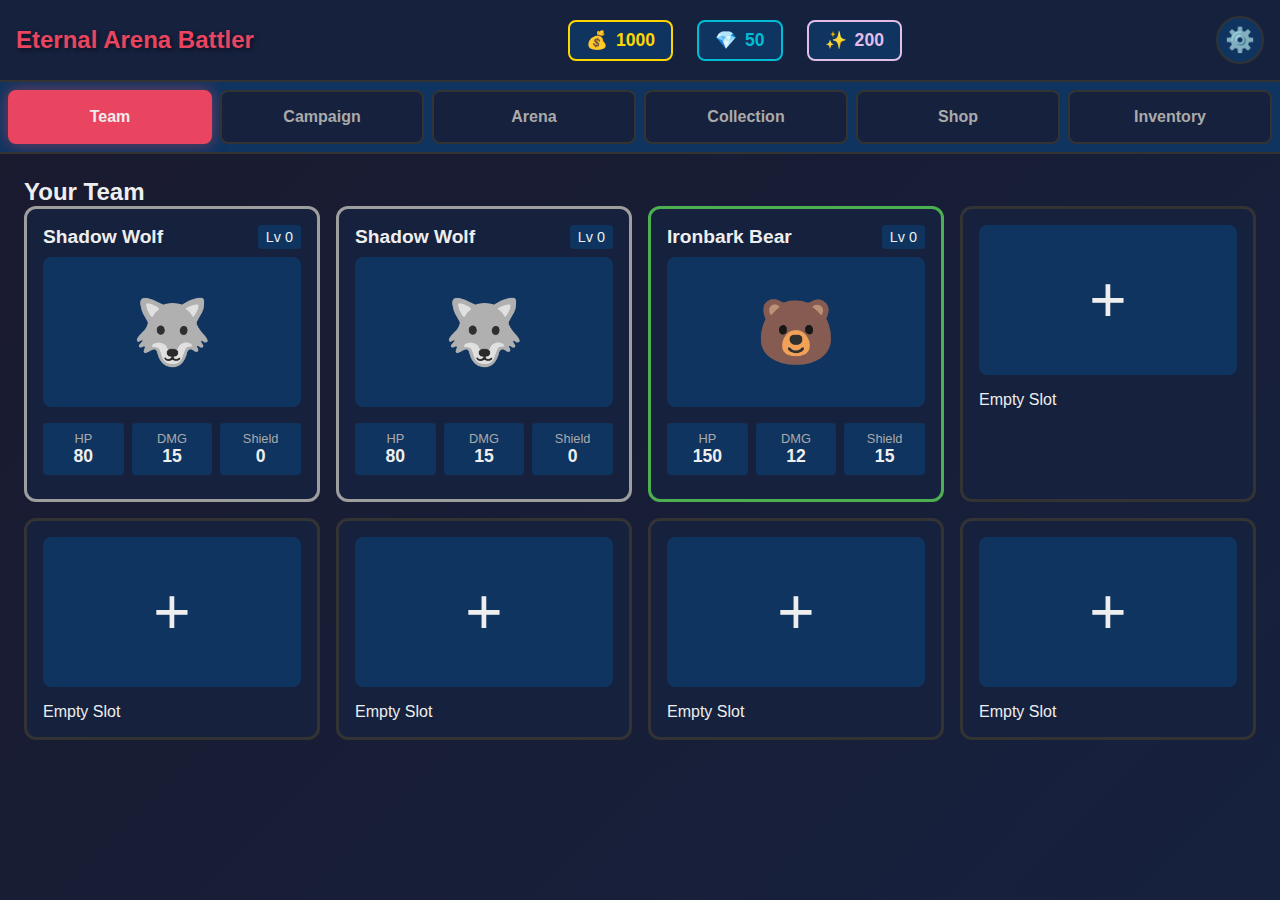
<file: index.html>
<!DOCTYPE html>
<html lang="en">
<head>
    <meta charset="UTF-8">
    <meta name="viewport" content="width=device-width, initial-scale=1.0">
    <title>Eternal Arena Battler</title>
    <link rel="stylesheet" href="styles.css">
</head>
<body>
    <!-- Main Game Container -->
    <div id="game-container">
        
        <!-- Navigation Header -->
        <header id="game-header">
            <div class="header-left">
                <h1>Eternal Arena Battler</h1>
            </div>
            <div class="header-center">
                <div class="resource-display">
                    <span class="resource gold">
                        <span class="icon">💰</span>
                        <span id="gold-amount">1000</span>
                    </span>
                    <span class="resource gems">
                        <span class="icon">💎</span>
                        <span id="gem-amount">50</span>
                    </span>
                    <span class="resource dust">
                        <span class="icon">✨</span>
                        <span id="dust-amount">200</span>
                    </span>
                </div>
            </div>
            <div class="header-right">
                <button id="settings-btn" class="icon-btn">⚙️</button>
            </div>
        </header>

        <!-- Main Navigation Menu -->
        <nav id="main-nav">
            <button class="nav-btn active" data-screen="team">Team</button>
            <button class="nav-btn" data-screen="campaign">Campaign</button>
            <button class="nav-btn" data-screen="arena">Arena</button>
            <button class="nav-btn" data-screen="collection">Collection</button>
            <button class="nav-btn" data-screen="shop">Shop</button>
            <button class="nav-btn" data-screen="inventory">Inventory</button>
        </nav>

        <!-- Screen Container (Dynamic Content) -->
        <main id="screen-container">
            <!-- Screens will be loaded here dynamically -->
        </main>

        <!-- Battle Overlay (Hidden by default) -->
        <div id="battle-overlay" class="overlay hidden">
            <div id="battle-container">
                <!-- Battle UI loads here -->
            </div>
        </div>

        <!-- Modal Container (for popups) -->
        <div id="modal-overlay" class="overlay hidden">
            <div id="modal-container">
                <!-- Modals load here -->
            </div>
        </div>

    </div>

    <!-- Data Files (Content Creator Friendly) -->
    <script src="data/creatures.js"></script>
    <script src="data/abilities.js"></script>
    <script src="data/locations.js"></script>
    <script src="data/campaign.js"></script>
    <script src="data/arena.js"></script>
    <script src="data/shop.js"></script>
    <script src="data/quests.js"></script>

    <!-- Core Game Logic -->
    <script src="js/game-state.js"></script>
    <script src="js/battle-engine.js"></script>
    <script src="js/creature-manager.js"></script>
    <script src="js/ui-manager.js"></script>
    <script src="js/resource-manager.js"></script>
     
    <!-- UI Screens -->
    <script src="js/screens/team-screen.js"></script>
    <script src="js/screens/campaign-screen.js"></script>
    <script src="js/screens/arena-screen.js"></script>
    <script src="js/screens/collection-screen.js"></script>
    <script src="js/screens/shop-screen.js"></script>
    <script src="js/screens/inventory-screen.js"></script>
    <script src="js/screens/battle-screen.js"></script>

    <!-- Main Game Initialization -->
    <script src="js/main.js"></script>
</body>
</html>
</file>
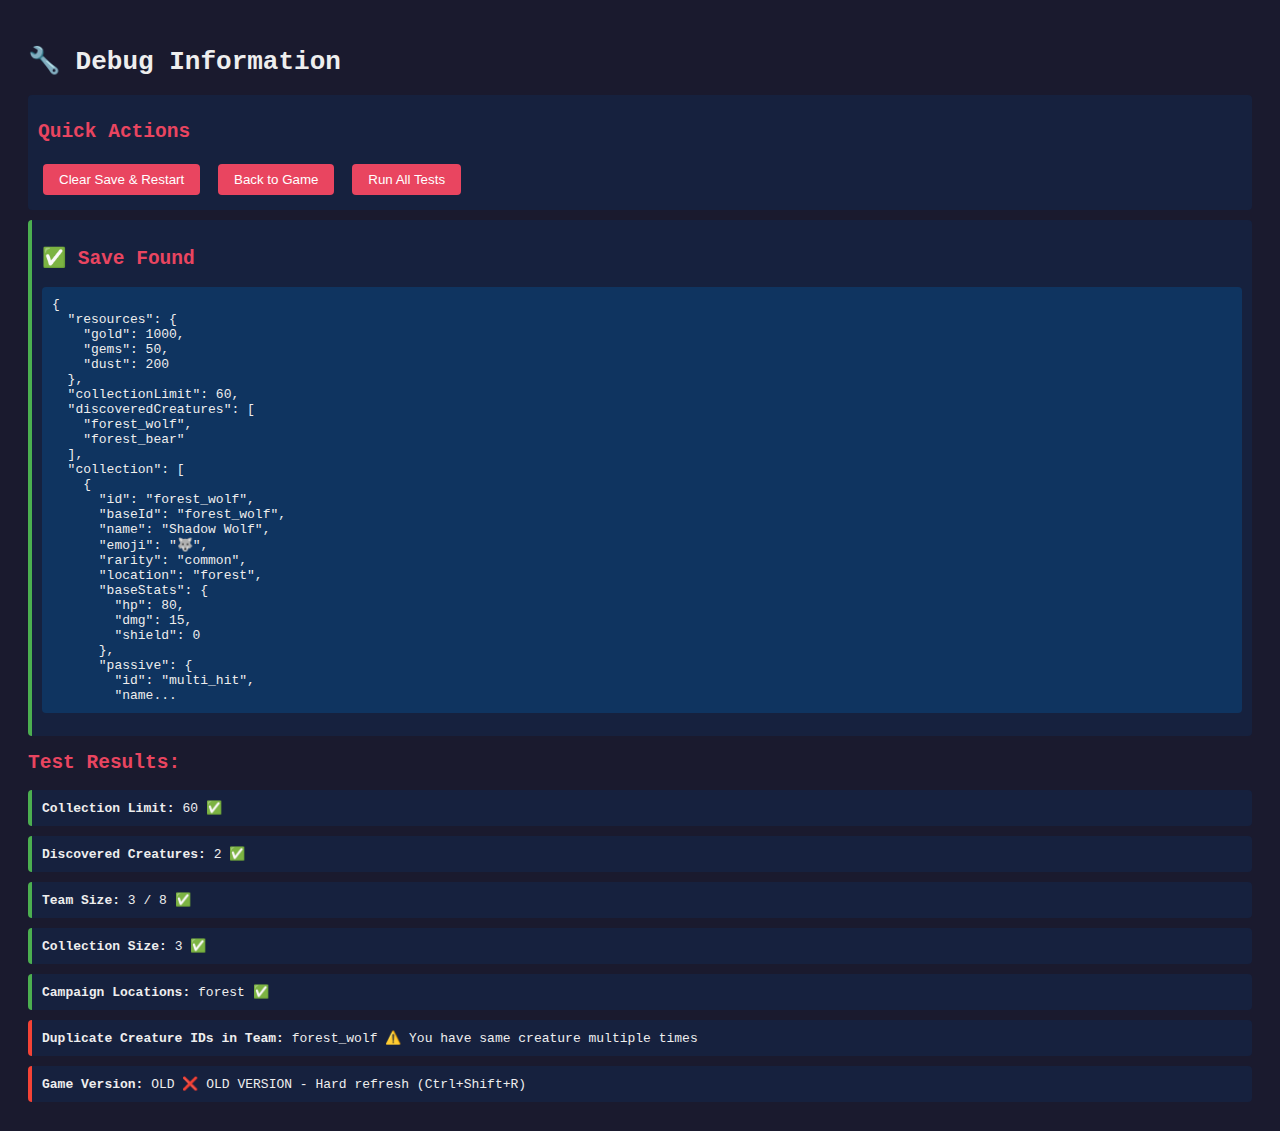
<file: debug.html>
<!DOCTYPE html>
<html>
<head>
    <title>Eternal Arena Battler - Debug Info</title>
    <style>
        body { font-family: monospace; padding: 20px; background: #1a1a2e; color: #eee; }
        h2 { color: #e94560; }
        .test { margin: 10px 0; padding: 10px; background: #16213e; border-radius: 4px; }
        .success { border-left: 4px solid #4caf50; }
        .fail { border-left: 4px solid #f44336; }
        button { padding: 8px 16px; margin: 5px; background: #e94560; color: white; border: none; border-radius: 4px; cursor: pointer; }
        button:hover { background: #d93850; }
        pre { background: #0f3460; padding: 10px; border-radius: 4px; overflow-x: auto; }
    </style>
</head>
<body>
    <h1>🔧 Debug Information</h1>
    
    <div class="test">
        <h2>Quick Actions</h2>
        <button onclick="localStorage.clear(); alert('Save cleared! Refresh page.'); location.reload();">Clear Save & Restart</button>
        <button onclick="location.href='index.html'">Back to Game</button>
        <button onclick="runTests()">Run All Tests</button>
    </div>

    <div id="results"></div>

    <script>
        // Load game state
        const saveData = localStorage.getItem('eternal_arena_save');
        let gameState = null;
        
        if (saveData) {
            try {
                gameState = JSON.parse(saveData);
                document.getElementById('results').innerHTML += `
                    <div class="test success">
                        <h2>✅ Save Found</h2>
                        <pre>${JSON.stringify(gameState, null, 2).substring(0, 500)}...</pre>
                    </div>
                `;
            } catch (e) {
                document.getElementById('results').innerHTML += `
                    <div class="test fail">
                        <h2>❌ Save Corrupted</h2>
                        <p>${e.message}</p>
                    </div>
                `;
            }
        } else {
            document.getElementById('results').innerHTML += `
                <div class="test fail">
                    <h2>⚠️ No Save Found</h2>
                    <p>Start a new game first</p>
                </div>
            `;
        }
        
        function runTests() {
            if (!gameState) {
                alert('No save data to test!');
                return;
            }
            
            let html = '<h2>Test Results:</h2>';
            
            // Test 1: Collection Limit
            html += `<div class="test ${gameState.collectionLimit ? 'success' : 'fail'}">
                <strong>Collection Limit:</strong> ${gameState.collectionLimit || 'MISSING'} 
                ${!gameState.collectionLimit ? '❌ OLD SAVE - Clear save to fix' : '✅'}
            </div>`;
            
            // Test 2: Discovered Creatures
            html += `<div class="test ${gameState.discoveredCreatures ? 'success' : 'fail'}">
                <strong>Discovered Creatures:</strong> ${gameState.discoveredCreatures?.length || 'MISSING'} 
                ${!gameState.discoveredCreatures ? '❌ OLD SAVE - Clear save to fix' : '✅'}
            </div>`;
            
            // Test 3: Team
            html += `<div class="test ${gameState.team ? 'success' : 'fail'}">
                <strong>Team Size:</strong> ${gameState.team?.length || 0} / 8
                ${gameState.team ? '✅' : '❌'}
            </div>`;
            
            // Test 4: Collection
            html += `<div class="test ${gameState.collection ? 'success' : 'fail'}">
                <strong>Collection Size:</strong> ${gameState.collection?.length || 0}
                ${gameState.collection ? '✅' : '❌'}
            </div>`;
            
            // Test 5: Campaign
            html += `<div class="test ${gameState.campaign ? 'success' : 'fail'}">
                <strong>Campaign Locations:</strong> ${Object.keys(gameState.campaign || {}).join(', ') || 'None'}
                ${gameState.campaign ? '✅' : '❌'}
            </div>`;
            
            // Test 6: Duplicate creature IDs in team
            if (gameState.team) {
                const duplicates = gameState.team.filter((id, index) => gameState.team.indexOf(id) !== index);
                html += `<div class="test ${duplicates.length === 0 ? 'success' : 'fail'}">
                    <strong>Duplicate Creature IDs in Team:</strong> ${duplicates.length > 0 ? duplicates.join(', ') : 'None'}
                    ${duplicates.length === 0 ? '✅' : '⚠️ You have same creature multiple times'}
                </div>`;
            }
            
            // Test 7: Version
            const version = localStorage.getItem('eternal_arena_version');
            html += `<div class="test ${version === '1.1.0' ? 'success' : 'fail'}">
                <strong>Game Version:</strong> ${version || 'OLD'}
                ${version === '1.1.0' ? '✅' : '❌ OLD VERSION - Hard refresh (Ctrl+Shift+R)'}
            </div>`;
            
            document.getElementById('results').innerHTML += html;
        }
        
        // Auto-run tests if save exists
        if (gameState) {
            runTests();
        }
    </script>
</body>
</html>
</file>
<file: styles.css>
/* ==================== GLOBAL STYLES ==================== */
* {
    margin: 0;
    padding: 0;
    box-sizing: border-box;
}

:root {
    /* Color Palette */
    --primary-bg: #1a1a2e;
    --secondary-bg: #16213e;
    --accent-bg: #0f3460;
    --highlight: #e94560;
    --text-primary: #eee;
    --text-secondary: #aaa;
    --border-color: #333;
    
    /* Rarity Colors */
    --common: #9e9e9e;
    --uncommon: #4caf50;
    --rare: #2196f3;
    --epic: #9c27b0;
    --legendary: #ff9800;
    
    /* Resource Colors */
    --gold: #ffd700;
    --gems: #00bcd4;
    --dust: #e1bee7;
    
    /* Spacing */
    --spacing-xs: 4px;
    --spacing-sm: 8px;
    --spacing-md: 16px;
    --spacing-lg: 24px;
    --spacing-xl: 32px;
    
    /* Border Radius */
    --radius-sm: 4px;
    --radius-md: 8px;
    --radius-lg: 12px;
}

body {
    font-family: 'Segoe UI', Tahoma, Geneva, Verdana, sans-serif;
    background: linear-gradient(135deg, var(--primary-bg) 0%, var(--secondary-bg) 100%);
    color: var(--text-primary);
    min-height: 100vh;
    overflow-x: hidden;
}

/* ==================== LAYOUT ==================== */
#game-container {
    max-width: 1400px;
    margin: 0 auto;
    min-height: 100vh;
    display: flex;
    flex-direction: column;
}

/* ==================== HEADER ==================== */
#game-header {
    background: var(--secondary-bg);
    padding: var(--spacing-md);
    display: flex;
    justify-content: space-between;
    align-items: center;
    border-bottom: 2px solid var(--border-color);
    box-shadow: 0 2px 10px rgba(0,0,0,0.3);
}

.header-left h1 {
    font-size: 1.5rem;
    color: var(--highlight);
    text-shadow: 2px 2px 4px rgba(0,0,0,0.5);
}

.resource-display {
    display: flex;
    gap: var(--spacing-lg);
}

.resource {
    display: flex;
    align-items: center;
    gap: var(--spacing-sm);
    font-size: 1.1rem;
    font-weight: bold;
    padding: var(--spacing-sm) var(--spacing-md);
    background: var(--accent-bg);
    border-radius: var(--radius-md);
    border: 2px solid var(--border-color);
}

.resource.gold { border-color: var(--gold); color: var(--gold); }
.resource.gems { border-color: var(--gems); color: var(--gems); }
.resource.dust { border-color: var(--dust); color: var(--dust); }

.icon-btn {
    background: var(--accent-bg);
    border: 2px solid var(--border-color);
    color: var(--text-primary);
    font-size: 1.5rem;
    width: 48px;
    height: 48px;
    border-radius: 50%;
    cursor: pointer;
    transition: all 0.3s ease;
}

.icon-btn:hover {
    background: var(--highlight);
    transform: scale(1.1);
}

/* ==================== NAVIGATION ==================== */
#main-nav {
    display: flex;
    background: var(--accent-bg);
    padding: var(--spacing-sm);
    gap: var(--spacing-sm);
    border-bottom: 2px solid var(--border-color);
    overflow-x: auto;
}

.nav-btn {
    flex: 1;
    min-width: 120px;
    padding: var(--spacing-md);
    background: var(--secondary-bg);
    border: 2px solid var(--border-color);
    color: var(--text-secondary);
    font-size: 1rem;
    font-weight: bold;
    cursor: pointer;
    border-radius: var(--radius-md);
    transition: all 0.3s ease;
}

.nav-btn:hover {
    background: var(--accent-bg);
    color: var(--text-primary);
    border-color: var(--highlight);
}

.nav-btn.active {
    background: var(--highlight);
    color: var(--text-primary);
    border-color: var(--highlight);
    box-shadow: 0 0 15px rgba(233, 69, 96, 0.5);
}

/* ==================== MAIN CONTENT ==================== */
#screen-container {
    flex: 1;
    padding: var(--spacing-lg);
    overflow-y: auto;
}

/* ==================== CREATURE CARD ==================== */
.creature-card {
    background: var(--secondary-bg);
    border: 3px solid var(--border-color);
    border-radius: var(--radius-lg);
    padding: var(--spacing-md);
    cursor: pointer;
    transition: all 0.3s ease;
    position: relative;
    overflow: hidden;
}

.creature-card:hover {
    transform: translateY(-5px);
    box-shadow: 0 5px 20px rgba(0,0,0,0.5);
    border-color: var(--highlight);
}

.creature-card.common { border-color: var(--common); }
.creature-card.uncommon { border-color: var(--uncommon); }
.creature-card.rare { border-color: var(--rare); }
.creature-card.epic { border-color: var(--epic); }
.creature-card.legendary { border-color: var(--legendary); }

.creature-header {
    display: flex;
    justify-content: space-between;
    align-items: center;
    margin-bottom: var(--spacing-sm);
}

.creature-name {
    font-size: 1.2rem;
    font-weight: bold;
    color: var(--text-primary);
}

.creature-level {
    background: var(--accent-bg);
    padding: 4px 8px;
    border-radius: var(--radius-sm);
    font-size: 0.9rem;
}

.creature-image {
    width: 100%;
    height: 150px;
    background: var(--accent-bg);
    border-radius: var(--radius-md);
    display: flex;
    align-items: center;
    justify-content: center;
    font-size: 4rem;
    margin-bottom: var(--spacing-md);
}

.creature-stats {
    display: grid;
    grid-template-columns: repeat(3, 1fr);
    gap: var(--spacing-sm);
    margin-bottom: var(--spacing-sm);
}

.stat {
    background: var(--accent-bg);
    padding: var(--spacing-sm);
    border-radius: var(--radius-sm);
    text-align: center;
}

.stat-label {
    font-size: 0.8rem;
    color: var(--text-secondary);
}

.stat-value {
    font-size: 1.1rem;
    font-weight: bold;
    color: var(--text-primary);
}

.creature-abilities {
    margin-top: var(--spacing-md);
}

.ability {
    background: var(--accent-bg);
    padding: var(--spacing-sm);
    border-radius: var(--radius-sm);
    margin-bottom: var(--spacing-xs);
    font-size: 0.9rem;
}

.ability-name {
    font-weight: bold;
    color: var(--highlight);
}

/* ==================== BATTLE FIELD ==================== */
.battle-field {
    display: flex;
    flex-direction: column;
    gap: var(--spacing-xl);
    padding: var(--spacing-lg);
    background: var(--secondary-bg);
    border-radius: var(--radius-lg);
    border: 3px solid var(--border-color);
}

.team-row {
    display: flex;
    gap: var(--spacing-md);
    justify-content: center;
}

.team-row.enemy {
    flex-direction: row;
}

.team-row.player {
    flex-direction: row;
}

.battle-slot {
    width: 180px;
    height: 240px;
    background: var(--accent-bg);
    border: 3px solid var(--border-color);
    border-radius: var(--radius-lg);
    position: relative;
    display: flex;
    flex-direction: column;
    align-items: center;
    justify-content: space-between;
    padding: var(--spacing-sm);
    transition: all 0.3s ease;
}

.battle-slot.empty {
    border-style: dashed;
    opacity: 0.5;
}

.battle-slot.active {
    border-color: var(--highlight);
    box-shadow: 0 0 20px rgba(233, 69, 96, 0.6);
}

.battle-slot.attacking {
    animation: attack-pulse 0.5s ease;
}

@keyframes attack-pulse {
    0%, 100% { transform: scale(1); }
    50% { transform: scale(1.1); }
}

.battle-creature-name {
    font-size: 0.9rem;
    font-weight: bold;
    text-align: center;
}

.battle-creature-image {
    font-size: 3rem;
    flex: 1;
    display: flex;
    align-items: center;
    justify-content: center;
}

.battle-hp-bar {
    width: 100%;
    height: 20px;
    background: var(--primary-bg);
    border-radius: var(--radius-sm);
    overflow: hidden;
    position: relative;
}

.hp-fill {
    height: 100%;
    background: linear-gradient(90deg, #4caf50, #8bc34a);
    transition: width 0.5s ease;
}

.hp-text {
    position: absolute;
    top: 50%;
    left: 50%;
    transform: translate(-50%, -50%);
    font-size: 0.8rem;
    font-weight: bold;
    text-shadow: 1px 1px 2px rgba(0,0,0,0.8);
}

.cooldown-indicator {
    position: absolute;
    top: 5px;
    right: 5px;
    background: var(--highlight);
    color: white;
    width: 24px;
    height: 24px;
    border-radius: 50%;
    display: flex;
    align-items: center;
    justify-content: center;
    font-size: 0.8rem;
    font-weight: bold;
}

/* ==================== RESERVE LINE ==================== */
.reserve-line {
    display: flex;
    gap: var(--spacing-sm);
    justify-content: center;
    padding: var(--spacing-md);
    background: var(--accent-bg);
    border-radius: var(--radius-md);
    border: 2px solid var(--border-color);
}

.reserve-slot {
    width: 80px;
    height: 100px;
    background: var(--secondary-bg);
    border: 2px solid var(--border-color);
    border-radius: var(--radius-md);
    display: flex;
    flex-direction: column;
    align-items: center;
    justify-content: center;
    font-size: 1.5rem;
    cursor: move;
    transition: all 0.3s ease;
}

.reserve-slot:hover {
    border-color: var(--highlight);
    transform: scale(1.05);
}

.reserve-slot.empty {
    border-style: dashed;
    opacity: 0.3;
}

/* ==================== BUTTONS ==================== */
.btn {
    padding: var(--spacing-md) var(--spacing-lg);
    background: var(--highlight);
    color: var(--text-primary);
    border: none;
    border-radius: var(--radius-md);
    font-size: 1rem;
    font-weight: bold;
    cursor: pointer;
    transition: all 0.3s ease;
}

.btn:hover {
    background: #d93850;
    transform: scale(1.05);
}

.btn:disabled {
    background: var(--border-color);
    cursor: not-allowed;
    opacity: 0.5;
}

.btn-secondary {
    background: var(--accent-bg);
    border: 2px solid var(--border-color);
}

.btn-secondary:hover {
    background: var(--secondary-bg);
    border-color: var(--highlight);
}

.btn-success {
    background: #4caf50;
}

.btn-success:hover {
    background: #45a049;
}

/* ==================== GRID LAYOUTS ==================== */
.card-grid {
    display: grid;
    grid-template-columns: repeat(auto-fill, minmax(250px, 1fr));
    gap: var(--spacing-md);
}

.list-container {
    display: flex;
    flex-direction: column;
    gap: var(--spacing-sm);
}

/* ==================== MODAL/OVERLAY ==================== */
.overlay {
    position: fixed;
    top: 0;
    left: 0;
    width: 100%;
    height: 100%;
    background: rgba(0, 0, 0, 0.8);
    display: flex;
    align-items: center;
    justify-content: center;
    z-index: 1000;
}

.overlay.hidden {
    display: none;
}

#battle-container,
#modal-container {
    background: var(--primary-bg);
    border: 3px solid var(--highlight);
    border-radius: var(--radius-lg);
    padding: var(--spacing-lg);
    max-width: 90%;
    max-height: 90%;
    overflow-y: auto;
}

/* ==================== BATTLE CONTROLS ==================== */
.battle-controls {
    display: flex;
    gap: var(--spacing-md);
    justify-content: center;
    padding: var(--spacing-lg);
}

.battle-mode-toggle {
    display: flex;
    gap: var(--spacing-sm);
    background: var(--accent-bg);
    padding: var(--spacing-sm);
    border-radius: var(--radius-md);
}

/* ==================== DAMAGE/HEAL NUMBERS ==================== */
.damage-number {
    position: absolute;
    font-size: 1.5rem;
    font-weight: bold;
    pointer-events: none;
    animation: float-up 1s ease-out forwards;
}

.damage-number.damage {
    color: #ff4444;
}

.damage-number.heal {
    color: #44ff44;
}

@keyframes float-up {
    0% {
        opacity: 1;
        transform: translateY(0);
    }
    100% {
        opacity: 0;
        transform: translateY(-50px);
    }
}

/* ==================== SCROLLBAR ==================== */
::-webkit-scrollbar {
    width: 10px;
}

::-webkit-scrollbar-track {
    background: var(--primary-bg);
}

::-webkit-scrollbar-thumb {
    background: var(--accent-bg);
    border-radius: var(--radius-sm);
}

::-webkit-scrollbar-thumb:hover {
    background: var(--highlight);
}

/* ==================== RESPONSIVE ==================== */
@media (max-width: 768px) {
    .resource-display {
        flex-direction: column;
        gap: var(--spacing-sm);
    }
    
    .card-grid {
        grid-template-columns: 1fr;
    }
    
    .battle-slot {
        width: 140px;
        height: 200px;
    }
    
    .team-row {
        flex-wrap: wrap;
    }
}
</file>
